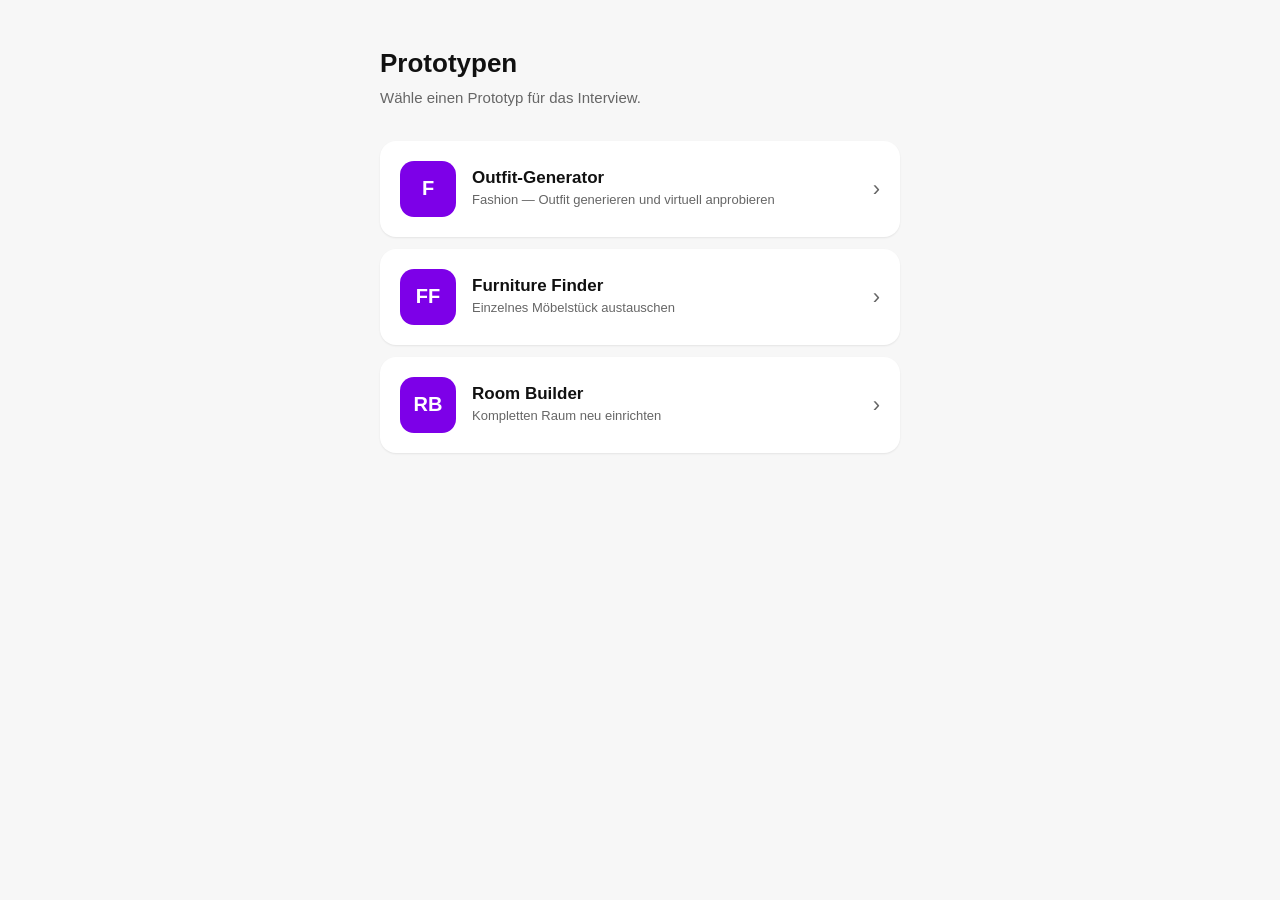
<file: index.html>
<!DOCTYPE html>
<html lang="de">
<head>
<meta charset="utf-8">
<meta name="viewport" content="width=device-width, initial-scale=1, viewport-fit=cover">
<title>OTTO Prototypen</title>
<link rel="stylesheet" href="ds/otto/tokens/colors.css">
<link rel="stylesheet" href="ds/otto/tokens/typography.css">
<link rel="stylesheet" href="ds/otto/tokens/layout.css">
<link rel="stylesheet" href="ds/otto/styles.css">
<style>
  html, body { margin: 0; padding: 0; min-height: 100%; background: var(--oc-base-color-gray-25, #f7f7f7); }
  body { font-family: var(--oc-base-font-family, 'OTTO Sans', 'Helvetica Neue', Arial, sans-serif); color: #111; -webkit-font-smoothing: antialiased; }
  a { color: inherit; text-decoration: none; }
  .wrap { max-width: 520px; margin: 0 auto; padding: 48px 24px calc(48px + env(safe-area-inset-bottom)); padding-top: calc(48px + env(safe-area-inset-top)); }
  .card { display: flex; align-items: center; gap: 16px; background: #fff; border-radius: 16px; padding: 20px; box-shadow: 0 1px 2px rgba(17,17,17,.08); }
  .card + .card { margin-top: 12px; }
  .chev { flex: none; color: var(--oc-base-color-gray-400, #767676); font-size: 22px; line-height: 1; }
  .badge { flex: none; width: 56px; height: 56px; border-radius: 14px; background: var(--oc-base-color-hint-purple-100, #6b3fa0); color: #fff; display: flex; align-items: center; justify-content: center; font-weight: 700; font-size: 20px; }
</style>
</head>
<body>
  <div class="wrap">
    <div style="font-weight: 700; font-size: 26px; line-height: 1.2; margin-bottom: 8px;">Prototypen</div>
    <div style="font-size: 15px; line-height: 1.45; color: var(--oc-base-color-gray-400, #767676); margin-bottom: 32px;">Wähle einen Prototyp für das Interview.</div>

    <a class="card" href="fashion/">
      <span class="badge">F</span>
      <span style="flex: 1; min-width: 0; display: flex; flex-direction: column; gap: 3px;">
        <span style="font-weight: 700; font-size: 17px;">Outfit-Generator</span>
        <span style="font-size: 13px; line-height: 1.4; color: var(--oc-base-color-gray-400, #767676);">Fashion — Outfit generieren und virtuell anprobieren</span>
      </span>
      <span class="chev">›</span>
    </a>

    <a class="card" href="furniture-finder/">
      <span class="badge">FF</span>
      <span style="flex: 1; min-width: 0; display: flex; flex-direction: column; gap: 3px;">
        <span style="font-weight: 700; font-size: 17px;">Furniture Finder</span>
        <span style="font-size: 13px; line-height: 1.4; color: var(--oc-base-color-gray-400, #767676);">Einzelnes Möbelstück austauschen</span>
      </span>
      <span class="chev">›</span>
    </a>

    <a class="card" href="room-builder/">
      <span class="badge">RB</span>
      <span style="flex: 1; min-width: 0; display: flex; flex-direction: column; gap: 3px;">
        <span style="font-weight: 700; font-size: 17px;">Room Builder</span>
        <span style="font-size: 13px; line-height: 1.4; color: var(--oc-base-color-gray-400, #767676);">Kompletten Raum neu einrichten</span>
      </span>
      <span class="chev">›</span>
    </a>
  </div>
</body>
</html>
</file>
<file: ds/otto/tokens/colors.css>
/* OTTO DS — base + semantic color tokens. Values approximated from designsystem.otto.de screenshots (quantized pixel sampling); replace with exact values when official tokens are provided. */
:root{
/* Neutral */
--oc-base-color-black-100:#111111;
--oc-base-color-white-100:#ffffff;
--oc-base-color-gray-400:#666666;
--oc-base-color-gray-200:#999999;
--oc-base-color-gray-150:#cccccc;
--oc-base-color-gray-100:#e6e6e6;
--oc-base-color-gray-50:#f0f0f0;
--oc-base-color-gray-25:#f7f7f7;
/* Corporate */
--oc-base-color-otto-red-125:#b0001e;
--oc-base-color-otto-red-100:#e3001c;
/* Exclusive */
--oc-base-color-success-green-100:#218750;
--oc-base-color-success-green-75:#59a57c;
--oc-base-color-success-green-50:#a6cfb9;
--oc-base-color-success-green-25:#d3e7dc;
--oc-base-color-error-red-100:#d4021d;
--oc-base-color-error-red-75:#df4156;
--oc-base-color-error-red-50:#ee9aa5;
--oc-base-color-error-red-25:#f6ccd2;
--oc-base-color-warning-orange-100:#f27b40;
--oc-base-color-warning-orange-75:#f59c70;
--oc-base-color-warning-orange-50:#f9cdb9;
--oc-base-color-warning-orange-25:#fce6dc;
--oc-base-color-hint-purple-100:#7d00e8;
--oc-base-color-hint-purple-75:#a858ee;
--oc-base-color-hint-purple-50:#d3aff6;
--oc-base-color-hint-purple-25:#e9d7fb;
--oc-base-color-interactive-blue-100:#2062c8;
--oc-base-color-interactive-blue-75:#5889d6;
--oc-base-color-interactive-blue-50:#a5c0ea;
--oc-base-color-interactive-blue-25:#d2dff4;
--oc-base-color-sustainable-green-140:#1e4028;
--oc-base-color-sustainable-green-100:#387040;
--oc-base-color-sustainable-green-70:#74a479;
--oc-base-color-service-blue-140:#305870;
--oc-base-color-service-blue-100:#5088b0;
--oc-base-color-service-blue-70:#8cb2cc;
/* Corporate palettes (100 shades + darks) */
--oc-base-color-mint-140:#184040;--oc-base-color-mint-120:#008878;--oc-base-color-mint-100:#0a9a8c;--oc-base-color-mint-80:#62c8b8;--oc-base-color-mint-70:#7ad2c2;
--oc-base-color-blue-140:#20384a;--oc-base-color-blue-120:#2060c8;--oc-base-color-blue-100:#4090d8;--oc-base-color-blue-80:#42baf6;--oc-base-color-blue-70:#c2daea;
--oc-base-color-green-140:#385838;--oc-base-color-green-120:#217040;--oc-base-color-green-100:#399058;--oc-base-color-green-80:#62ba88;--oc-base-color-green-70:#bae8ba;
--oc-base-color-purple-140:#3c2060;--oc-base-color-purple-120:#7800e8;--oc-base-color-purple-100:#a858e8;--oc-base-color-purple-80:#ca92f8;--oc-base-color-purple-70:#e9e0f8;
--oc-base-color-pink-140:#6e2038;--oc-base-color-pink-120:#b00040;--oc-base-color-pink-100:#e04868;--oc-base-color-pink-80:#f08aa2;--oc-base-color-pink-70:#f8d8e2;
--oc-base-color-warm-red-140:#702018;--oc-base-color-warm-red-100:#e04030;--oc-base-color-warm-red-70:#f8c0b8;
--oc-base-color-orange-140:#804010;--oc-base-color-orange-100:#f88a58;--oc-base-color-orange-70:#f8ddc2;
--oc-base-color-yellow-140:#786010;--oc-base-color-yellow-100:#cfa511;--oc-base-color-yellow-70:#efe0a0;
--oc-base-color-beige-140:#5a4a38;--oc-base-color-beige-100:#c2a488;--oc-base-color-beige-70:#e8dcd0;
}
:root{
/* Semantic */
--oc-semantic-color-background-primary:var(--oc-base-color-otto-red-100);
--oc-semantic-color-background-primary-pressed:var(--oc-base-color-otto-red-125);
--oc-semantic-color-background-canvas:var(--oc-base-color-white-100);
--oc-semantic-color-background-frame:var(--oc-base-color-gray-25);
--oc-semantic-color-background-secondary:var(--oc-base-color-gray-50);
--oc-semantic-color-background-secondary-hover:var(--oc-base-color-gray-100);
--oc-semantic-color-background-inverted:var(--oc-base-color-black-100);
--oc-semantic-color-text-default:var(--oc-base-color-black-100);
--oc-semantic-color-text-secondary:var(--oc-base-color-gray-400);
--oc-semantic-color-text-inverted:var(--oc-base-color-white-100);
--oc-semantic-color-text-link:var(--oc-base-color-interactive-blue-100);
--oc-semantic-color-text-sale:var(--oc-base-color-otto-red-100);
--oc-semantic-color-border-default:var(--oc-base-color-gray-400);
--oc-semantic-color-border-subtle:var(--oc-base-color-gray-150);
--oc-semantic-color-border-selected:var(--oc-base-color-black-100);
--oc-semantic-color-focus-outline:var(--oc-base-color-interactive-blue-100);
--oc-semantic-color-success:var(--oc-base-color-success-green-100);
--oc-semantic-color-error:var(--oc-base-color-error-red-100);
--oc-semantic-color-warning:var(--oc-base-color-warning-orange-100);
--oc-semantic-color-hint:var(--oc-base-color-hint-purple-100);
--oc-semantic-color-surface-success:var(--oc-base-color-success-green-25);
--oc-semantic-color-surface-error:var(--oc-base-color-error-red-25);
--oc-semantic-color-surface-warning:var(--oc-base-color-warning-orange-25);
--oc-semantic-color-surface-hint:var(--oc-base-color-hint-purple-25);
--oc-semantic-color-surface-info:var(--oc-base-color-gray-50);
--oc-semantic-color-scrim:rgba(17,17,17,.55);
}
</file>
<file: ds/otto/tokens/typography.css>
/* OTTO DS typography. 'OTTO Sans' is proprietary — no @font-face until the user uploads the woff2 files; system grotesques render as fallback. 100% = 16px, rem-based. */
:root{
--oc-base-font-family:'OTTO Sans','Helvetica Neue',Arial,sans-serif;
--oc-base-font-weight-regular:400;
--oc-base-font-weight-bold:700;
--oc-base-font-weight-black:900;
/* scale: size / line-height */
--oc-font-display300-size:2.5rem;--oc-font-display300-lh:3.125rem;
--oc-font-display200-size:2.25rem;--oc-font-display200-lh:2.8125rem;
--oc-font-display100-size:2rem;--oc-font-display100-lh:2.5rem;
--oc-font-headline300-size:1.5rem;--oc-font-headline300-lh:1.875rem;
--oc-font-headline200-size:1.25rem;--oc-font-headline200-lh:1.625rem;
--oc-font-headline100-size:1rem;--oc-font-headline100-lh:1.25rem;
--oc-font-headline50-size:.875rem;--oc-font-headline50-lh:1.125rem;
--oc-font-headline25-size:.75rem;--oc-font-headline25-lh:1rem;
--oc-font-copy125-size:1rem;--oc-font-copy125-lh:1.5rem;
--oc-font-copy100-size:.875rem;--oc-font-copy100-lh:1.3125rem;
--oc-font-copy75-size:.75rem;--oc-font-copy75-lh:1.125rem;
--oc-font-copy50-size:.625rem;--oc-font-copy50-lh:.9375rem;
}
body{font-family:var(--oc-base-font-family);color:var(--oc-semantic-color-text-default);margin:0}
a{color:var(--oc-semantic-color-text-link);text-decoration:underline}
a:hover{color:var(--oc-base-color-interactive-blue-75)}
.oc-display300{font-size:var(--oc-font-display300-size);line-height:var(--oc-font-display300-lh);font-weight:900}
.oc-display200{font-size:var(--oc-font-display200-size);line-height:var(--oc-font-display200-lh);font-weight:900}
.oc-display100{font-size:var(--oc-font-display100-size);line-height:var(--oc-font-display100-lh);font-weight:900}
.oc-headline300{font-size:var(--oc-font-headline300-size);line-height:var(--oc-font-headline300-lh);font-weight:700}
.oc-headline200{font-size:var(--oc-font-headline200-size);line-height:var(--oc-font-headline200-lh);font-weight:700}
.oc-headline100{font-size:var(--oc-font-headline100-size);line-height:var(--oc-font-headline100-lh);font-weight:700}
.oc-headline50{font-size:var(--oc-font-headline50-size);line-height:var(--oc-font-headline50-lh);font-weight:700}
.oc-headline25{font-size:var(--oc-font-headline25-size);line-height:var(--oc-font-headline25-lh);font-weight:700}
.oc-copy125{font-size:var(--oc-font-copy125-size);line-height:var(--oc-font-copy125-lh);font-weight:400}
.oc-copy100{font-size:var(--oc-font-copy100-size);line-height:var(--oc-font-copy100-lh);font-weight:400}
.oc-copy75{font-size:var(--oc-font-copy75-size);line-height:var(--oc-font-copy75-lh);font-weight:400}
.oc-copy50{font-size:var(--oc-font-copy50-size);line-height:var(--oc-font-copy50-lh);font-weight:400}
</file>
<file: ds/otto/tokens/layout.css>
/* OTTO DS spacing (4px increments), border radius, elevation shadows, motion, breakpoints */
:root{
--oc-spacing-0:0;--oc-spacing-25:4px;--oc-spacing-50:8px;--oc-spacing-75:12px;--oc-spacing-100:16px;--oc-spacing-150:24px;--oc-spacing-200:32px;--oc-spacing-250:40px;--oc-spacing-300:48px;--oc-spacing-400:64px;
/* border radius: interactive >=4px, default 8px, large 16px; static max 2px */
--oc-radius-static:2px;--oc-radius-25:4px;--oc-radius-50:8px;--oc-radius-100:16px;--oc-radius-full:999px;
--oc-border-width:1px;--oc-border-width-selected:2px;
--oc-focus-outline:2px solid var(--oc-semantic-color-focus-outline);--oc-focus-offset:2px;
/* elevation */
--oc-shadow-200:0 2px 8px rgba(17,17,17,.15);
--oc-shadow-300:0 4px 16px rgba(17,17,17,.2);
/* motion */
--oc-duration-short-50:80ms;/* @kind other */--oc-duration-short-100:120ms;/* @kind other */--oc-duration-short-150:160ms;/* @kind other */
--oc-duration-medium-50:240ms;/* @kind other */--oc-duration-medium-100:300ms;/* @kind other */--oc-duration-medium-150:360ms;/* @kind other */
--oc-duration-long-50:420ms;/* @kind other */--oc-duration-long-100:500ms;/* @kind other */--oc-duration-long-150:600ms;/* @kind other */
--oc-easing-in-out:cubic-bezier(.4,0,.2,1);/* @kind other */--oc-easing-out:cubic-bezier(0,0,.2,1);/* @kind other */--oc-easing-in:cubic-bezier(.4,0,1,1);/* @kind other */--oc-easing-expressive:cubic-bezier(.34,1.4,.64,1);/* @kind other */
/* breakpoints (reference) */
--oc-breakpoint-s:360px;--oc-breakpoint-m:448px;--oc-breakpoint-l:768px;--oc-breakpoint-xl:992px;--oc-breakpoint-xxl:1232px;
}
@media (prefers-reduced-motion:reduce){:root{--oc-duration-short-50:0ms;/* @kind other */--oc-duration-short-100:0ms;/* @kind other */--oc-duration-short-150:0ms;/* @kind other */--oc-duration-medium-50:0ms;/* @kind other */--oc-duration-medium-100:0ms;/* @kind other */--oc-duration-medium-150:0ms;/* @kind other */--oc-duration-long-50:0ms;/* @kind other */--oc-duration-long-100:0ms;/* @kind other */--oc-duration-long-150:0ms/* @kind other */}}
</file>
<file: ds/otto/styles.css>
@import './tokens/colors.css';
@import './tokens/typography.css';
@import './tokens/layout.css';
</file>
